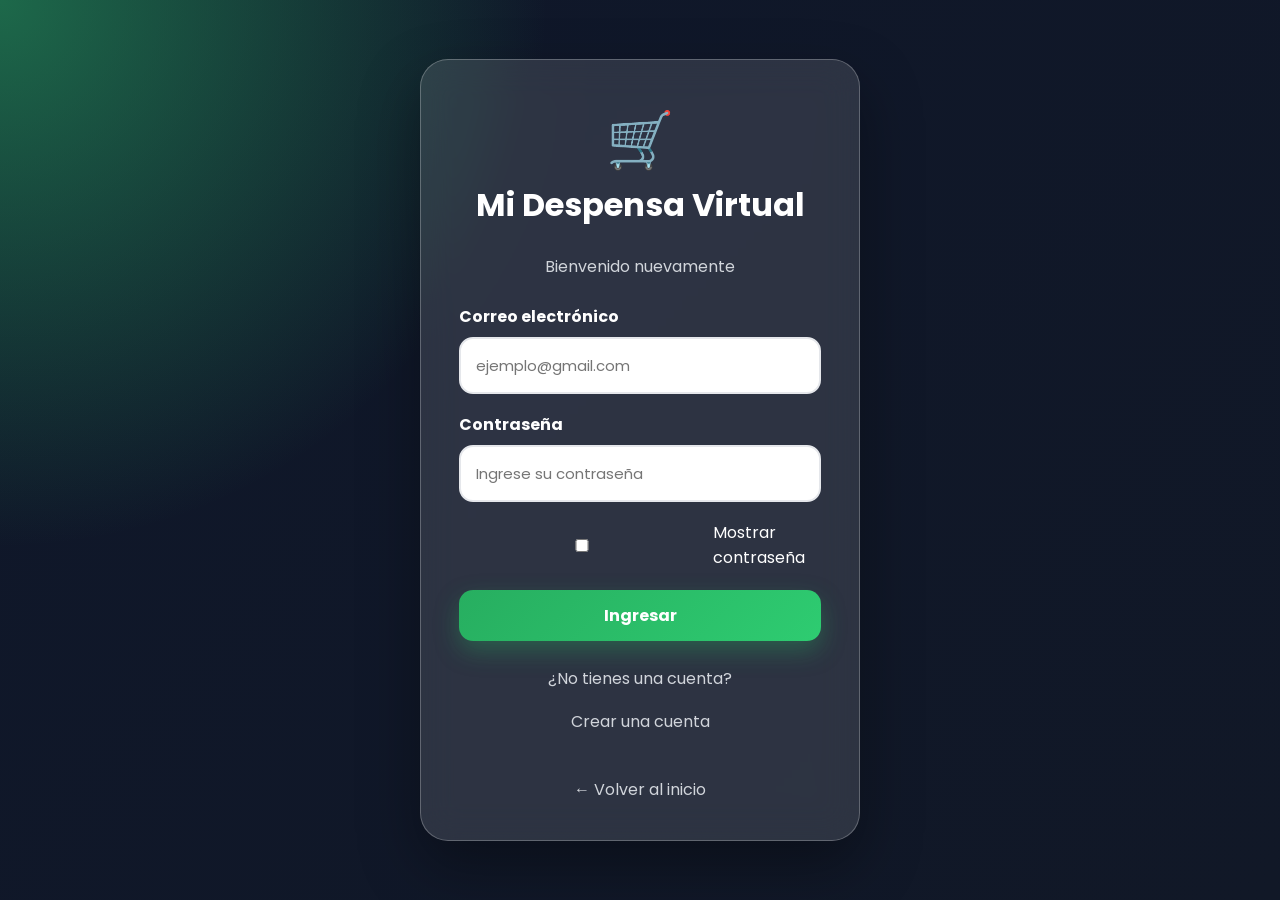
<file: Frontend/admin.html>
<!DOCTYPE html>
<html lang="es">
<head>
    <meta charset="UTF-8">
    <meta name="viewport" content="width=device-width, initial-scale=1.0">
    <title>Panel Administrador</title>
    <link rel="stylesheet" href="css/style.css">
</head>

<body>

<div class="admin-layout">

    <aside class="sidebar">
        <h2>🛒 Admin</h2>
        <a href="admin.html">Dashboard</a>
        <a href="productos.html">Ver tienda</a>
        <a href="pedidos.html">Pedidos</a>
        <a href="index.html">Inicio</a>
        <a href="login.html">Cerrar sesión</a>
    </aside>

    <main class="admin-main">

        <h1>Panel Administrativo</h1>
        <p>Gestiona los productos de Mi Despensa Virtual.</p>

        <br>

        <section class="stats">
            <div class="card">
                <h3>📦 Productos</h3>
                <h1 id="totalProductos">0</h1>
                <p>Productos registrados.</p>
            </div>

            <div class="card">
                <h3>💰 Inventario</h3>
                <h1 id="valorInventario">$0.00</h1>
                <p>Valor estimado.</p>
            </div>
        </section>

        <br><br>

        <section class="card">

            <h2 id="tituloFormulario">➕ Nuevo Producto</h2>

            <form id="formProducto">

                <input type="hidden" id="id_producto">

                <div class="form-group">
                    <label>Nombre</label>
                    <input class="form-control" id="nombre" required>
                </div>

                <div class="form-group">
                    <label>Descripción</label>
                    <textarea class="form-control" id="descripcion" required></textarea>
                </div>

                <div class="form-group">
                    <label>Precio</label>
                    <input class="form-control" type="number" step="0.01" id="precio" required>
                </div>

                <div class="form-group">
                    <label>Stock</label>
                    <input class="form-control" type="number" id="stock" required>
                </div>

                <div class="form-group">
                    <label>Categoría</label>
                    <input class="form-control" type="number" id="id_categoria" placeholder="Ej: 1, 2, 3..." required>
                </div>

                <div class="form-group">
                    <label>Imagen URL</label>
                    <input class="form-control" id="imagen" placeholder="https://...">
                </div>

                <div class="form-group">
                    <label>Estado</label>
                    <select class="form-control" id="estado">
                        <option value="Disponible">Disponible</option>
                        <option value="Agotado">Agotado</option>
                    </select>
                </div>

                <button class="btn" type="submit">Guardar Producto</button>
                <button class="btn btn-warning" type="button" onclick="limpiarFormulario()">Cancelar</button>

            </form>

        </section>

        <br><br>

        <section class="card">

            <h2>📋 Lista de Productos</h2>

            <div class="buscador">
                <input type="text" id="buscarAdmin" placeholder="Buscar producto...">
            </div>

            <br>

            <div id="tablaProductos"></div>

        </section>

    </main>

</div>

<script src="js/protegerAdmin.js"></script>
<script src="js/admin-productos.js"></script>
<script src="js/admin.js"></script>

</body>
</html>
</file>
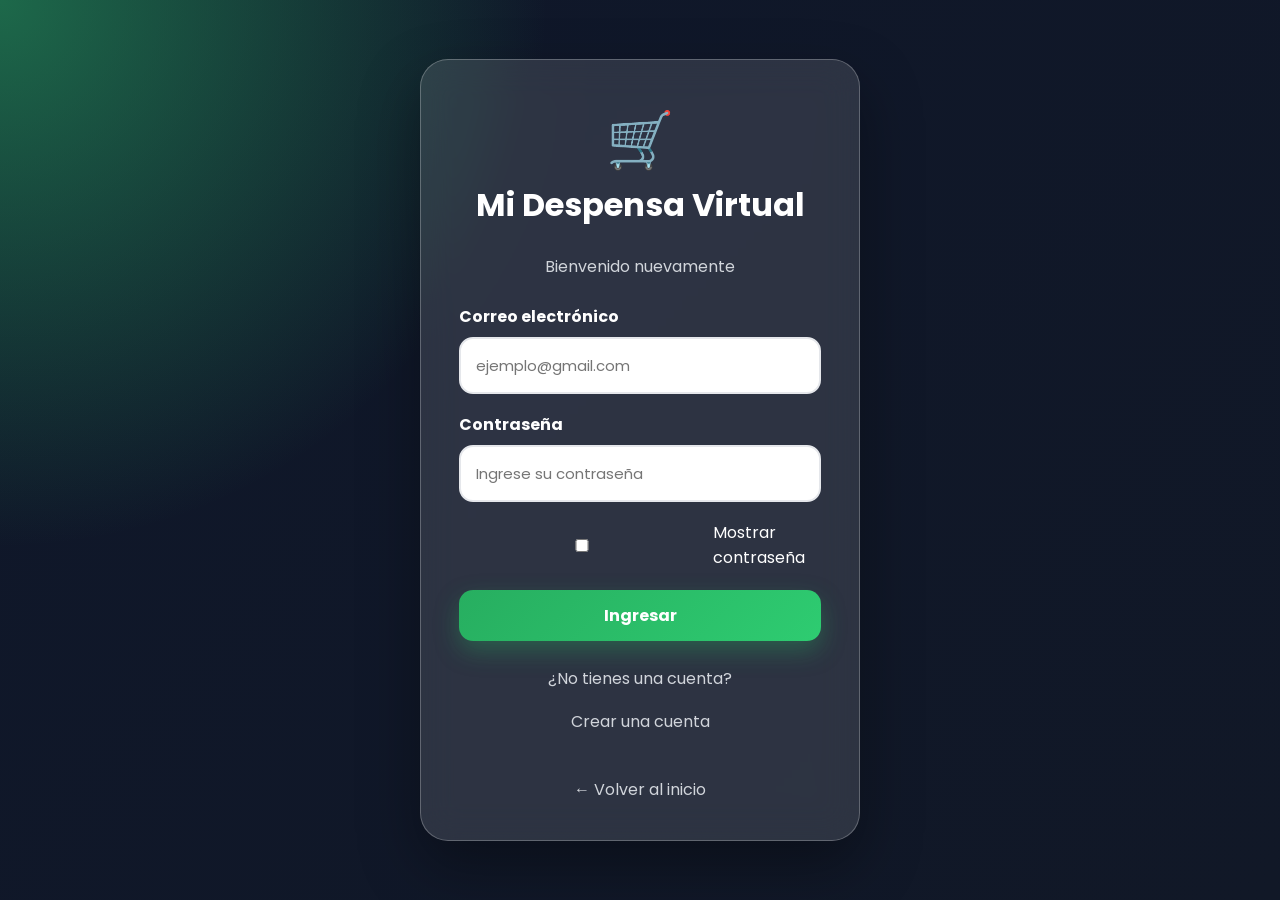
<file: Frontend/carrito.html>
<!DOCTYPE html>
<html lang="es">

<head>
    <meta charset="UTF-8">
    <meta name="viewport" content="width=device-width, initial-scale=1.0">
    <title>Carrito de Compras | Mi Despensa Virtual</title>
    <link rel="stylesheet" href="css/style.css">
</head>

<body>

<nav class="navbar">
    <div class="logo">🛒 Mi Despensa Virtual</div>

    <div class="menu">
        <a href="index.html">Inicio</a>
        <a href="productos.html">Productos</a>
        <a href="pedidos.html">Pedidos</a>
        <a href="perfil.html">Perfil</a>
    </div>
</nav>

<section class="container">
    <h1>Mi carrito</h1>
    <p>Revisa tus productos antes de confirmar la compra.</p>
</section>

<section class="container">

    <div
        id="carritoVacio"
        class="card"
        style="display:none;text-align:center;"
    >
        <h2>🛒 Tu carrito está vacío</h2>
        <p>Agrega productos para continuar con tu compra.</p>

        <br>

        <a href="productos.html" class="btn">
            Ver productos
        </a>
    </div>

    <div id="carritoContenido">

        <div style="overflow-x:auto;">
            <table>
                <thead>
                    <tr>
                        <th>Producto</th>
                        <th>Precio</th>
                        <th>Cantidad</th>
                        <th>Subtotal</th>
                        <th>Acciones</th>
                    </tr>
                </thead>

                <tbody id="tablaCarrito"></tbody>
            </table>
        </div>

        <br>

        <div class="card oferta">
            <div>
                <h2>Total a pagar</h2>

                <p>
                    Confirma tu pedido para elegir un método de pago
                    y generar tu factura.
                </p>
            </div>

            <h1 id="totalCarrito">$0.00</h1>
        </div>

        <br>

        <div
            style="
                display:flex;
                gap:15px;
                justify-content:flex-end;
                flex-wrap:wrap;
            "
        >
            <a href="productos.html" class="btn btn-primary">
                Seguir comprando
            </a>

            <button
                type="button"
                class="btn btn-danger"
                onclick="vaciarCarrito()"
            >
                Vaciar carrito
            </button>

            <button
                type="button"
                class="btn"
                onclick="abrirModalPago()"
            >
                Confirmar compra
            </button>
        </div>

    </div>

</section>

<!-- MODAL DE MÉTODOS DE PAGO -->

<div
    id="modalPago"
    class="modal-pago"
    style="
        display:none;
        position:fixed;
        inset:0;
        width:100%;
        height:100%;
        background:rgba(15,23,42,0.82);
        align-items:center;
        justify-content:center;
        padding:20px;
        z-index:99999;
        overflow-y:auto;
        backdrop-filter:blur(6px);
    "
>
    <div
        class="modal-contenido"
        style="
            width:100%;
            max-width:560px;
            max-height:90vh;
            overflow-y:auto;
            background:white;
            padding:30px;
            border-radius:24px;
            box-shadow:0 25px 60px rgba(0,0,0,0.35);
            margin:auto;
        "
    >
        <h2 style="text-align:center;margin-bottom:10px;">
            Selecciona el método de pago
        </h2>

        <p style="text-align:center;">
            Elige cómo deseas pagar tu pedido.
        </p>

        <br>

        <div class="metodo-pago">
            <input
                type="radio"
                name="metodoPago"
                id="contraEntrega"
                value="Contra entrega"
                checked
            >

            <label for="contraEntrega">
                💵 Pago contra entrega
            </label>
        </div>

        <div class="metodo-pago">
            <input
                type="radio"
                name="metodoPago"
                id="transferencia"
                value="Transferencia bancaria"
            >

            <label for="transferencia">
                🏦 Transferencia bancaria
            </label>
        </div>

        <div class="metodo-pago">
            <input
                type="radio"
                name="metodoPago"
                id="tarjeta"
                value="Tarjeta simulada"
            >

            <label for="tarjeta">
                💳 Tarjeta de crédito o débito
            </label>
        </div>

        <!-- DATOS DE TRANSFERENCIA -->

        <div
            id="datosTransferencia"
            class="card"
            style="display:none;margin-top:18px;"
        >
            <h3>🏦 Datos para la transferencia bancaria</h3>

            <p>
                <strong>Banco:</strong>
                Banco Bolivariano
            </p>

            <p>
                <strong>Tipo de cuenta:</strong>
                Cuenta de Ahorros
            </p>

            <p>
                <strong>Número de cuenta:</strong>
                0941934562
            </p>

            <p>
                <strong>Titular:</strong>
                Jarck Washington Rios Figueroa
            </p>

            <p>
                <strong>Identificación:</strong>
                0953172368
            </p>

            <hr style="margin:15px 0;">

            <p>
                Después de realizar la transferencia,
                conserva el comprobante de pago.
            </p>
        </div>

        <!-- DATOS DE TARJETA SIMULADA -->

        <div
            id="datosTarjeta"
            style="display:none;margin-top:18px;"
        >
            <div class="form-group">
                <label for="numeroTarjeta">
                    Número de tarjeta
                </label>

                <input
                    class="form-control"
                    type="text"
                    id="numeroTarjeta"
                    inputmode="numeric"
                    maxlength="19"
                    placeholder="0000 0000 0000 0000"
                    autocomplete="cc-number"
                >
            </div>

            <div class="form-group">
                <label for="titularTarjeta">
                    Nombre del titular
                </label>

                <input
                    class="form-control"
                    type="text"
                    id="titularTarjeta"
                    placeholder="Nombre completo"
                    autocomplete="cc-name"
                >
            </div>

            <div
                style="
                    display:flex;
                    gap:12px;
                    flex-wrap:wrap;
                "
            >
                <div
                    class="form-group"
                    style="flex:1;min-width:150px;"
                >
                    <label for="vencimientoTarjeta">
                        Vencimiento
                    </label>

                    <input
                        class="form-control"
                        type="text"
                        id="vencimientoTarjeta"
                        inputmode="numeric"
                        maxlength="5"
                        placeholder="MM/AA"
                        autocomplete="cc-exp"
                    >
                </div>

                <div
                    class="form-group"
                    style="flex:1;min-width:150px;"
                >
                    <label for="cvvTarjeta">
                        CVV
                    </label>

                    <input
                        class="form-control"
                        type="password"
                        id="cvvTarjeta"
                        inputmode="numeric"
                        maxlength="4"
                        placeholder="123"
                        autocomplete="cc-csc"
                    >
                </div>
            </div>

            <p style="font-size:13px;margin-top:10px;">
                Este formulario es una simulación académica.
                No procesa pagos reales ni almacena datos bancarios.
            </p>
        </div>

        <div
            style="
                display:flex;
                gap:12px;
                margin-top:24px;
                flex-wrap:wrap;
            "
        >
            <button
                type="button"
                class="btn"
                onclick="procesarPago()"
            >
                Finalizar compra
            </button>

            <button
                type="button"
                class="btn btn-danger"
                onclick="cerrarModalPago()"
            >
                Cancelar
            </button>
        </div>
    </div>
</div>

<footer>
    <p>© 2026 Mi Despensa Virtual</p>
</footer>

<script src="services/api.js"></script>
<script src="js/carrito.js"></script>

</body>

</html>
</file>
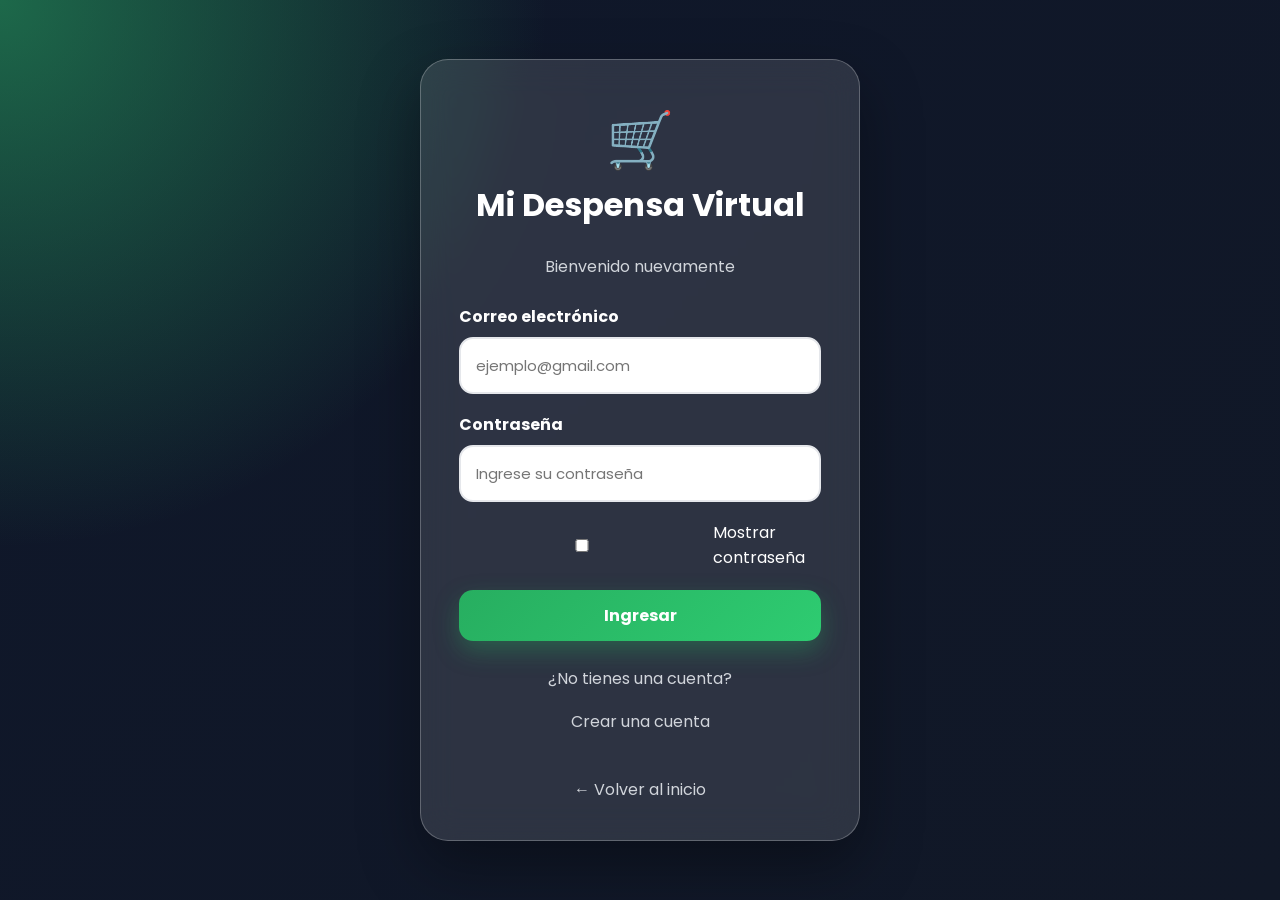
<file: Frontend/login.html>
<!DOCTYPE html>
<html lang="es">

<head>
    <meta charset="UTF-8">
    <meta name="viewport" content="width=device-width, initial-scale=1.0">
    <title>Iniciar Sesión</title>
    <link rel="stylesheet" href="css/style.css">
</head>

<body class="auth-page">

<div class="auth-card">

    <div style="text-align:center;margin-bottom:25px;">
        <h1 style="font-size:55px;">🛒</h1>
        <h2>Mi Despensa Virtual</h2>
        <p>Bienvenido nuevamente</p>
    </div>

    <form id="loginForm">

        <div class="form-group">
            <label>Correo electrónico</label>
            <input class="form-control" type="email" id="correo" placeholder="ejemplo@gmail.com" required>
        </div>

        <div class="form-group">
            <label>Contraseña</label>
            <input class="form-control" type="password" id="password" placeholder="Ingrese su contraseña" required>
        </div>

        <label style="display:flex;align-items:center;gap:8px;color:white;margin-bottom:20px;">
            <input type="checkbox" id="mostrarPassword">
            Mostrar contraseña
        </label>

        <p id="mensaje" style="text-align:center;margin-bottom:15px;"></p>

        <button class="btn" style="width:100%;" type="submit">
            Ingresar
        </button>

    </form>

    <div style="text-align:center;margin-top:25px;">
        <p>¿No tienes una cuenta?</p>
        <a href="registro.html">Crear una cuenta</a>
        <br>
        <a href="index.html">← Volver al inicio</a>
    </div>

</div>

<script src="services/api.js"></script>
<script src="js/login.js"></script>

</body>

</html>
</file>
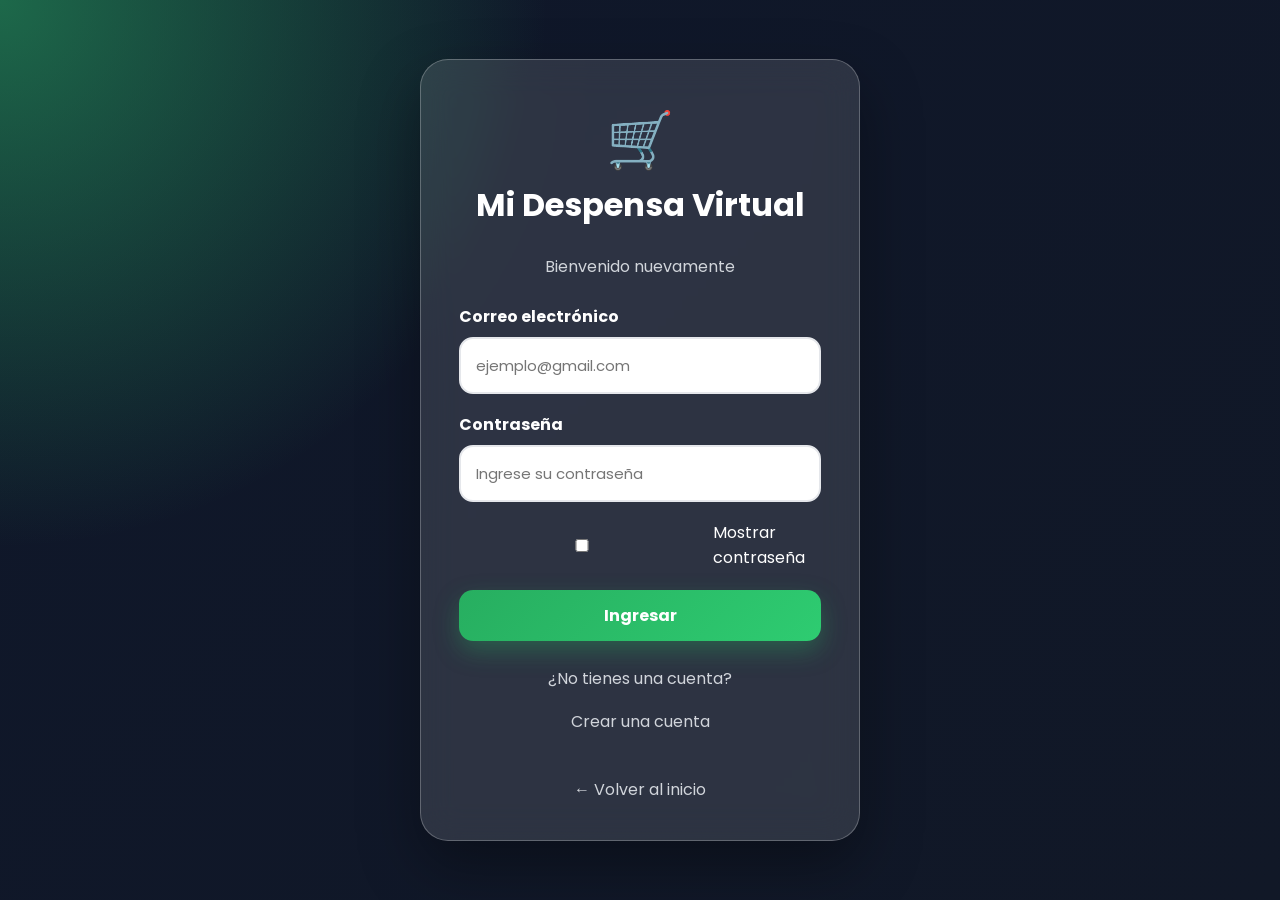
<file: Frontend/pedidos.html>
<!DOCTYPE html>
<html lang="es">
<head>
    <meta charset="UTF-8">
    <meta name="viewport" content="width=device-width, initial-scale=1.0">
    <title>Mis Pedidos</title>
    <link rel="stylesheet" href="css/style.css">
</head>

<body>

<nav class="navbar">
    <div class="logo">🛒 Mi Despensa Virtual</div>
    <div class="menu">
        <a href="index.html">Inicio</a>
        <a href="productos.html">Productos</a>
        <a href="carrito.html">Carrito</a>
        <a href="perfil.html">Perfil</a>
    </div>
</nav>

<section class="container">
    <h1>Mis pedidos</h1>
    <p>Aquí puedes revisar el historial de tus compras.</p>
</section>

<section class="container">

    <div id="sinPedidos" class="card" style="display:none;text-align:center;">
        <h2>📦 No tienes pedidos</h2>
        <p>Cuando confirmes una compra aparecerá aquí.</p>
        <br>
        <a href="productos.html" class="btn">Comprar productos</a>
    </div>

    <div id="listaPedidos"></div>

</section>

<footer>
    <p>© 2026 Mi Despensa Virtual</p>
</footer>
<script src="services/api.js"></script>
<script src="js/pedidos.js"></script>

</body>
</html>
</file>
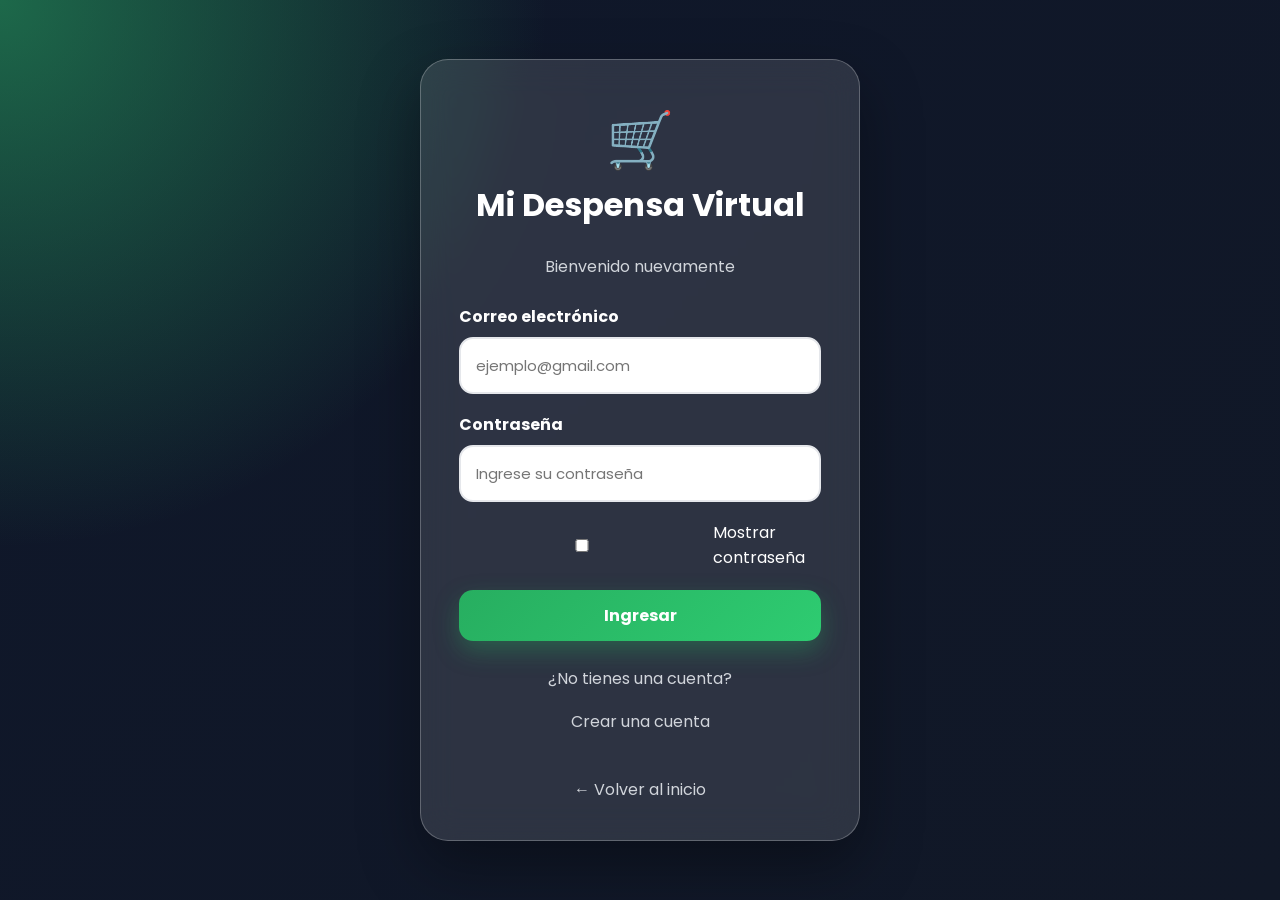
<file: Frontend/perfil.html>
<!DOCTYPE html>
<html lang="es">

<head>
    <meta charset="UTF-8">
    <meta name="viewport" content="width=device-width, initial-scale=1.0">
    <title>Mi Perfil | Mi Despensa Virtual</title>

    <link rel="stylesheet" href="css/style.css">
</head>

<body>

<nav class="navbar">

    <div class="logo">🛒 Mi Despensa Virtual</div>

    <div class="menu">
        <a href="index.html">Inicio</a>
        <a href="productos.html">Productos</a>
        <a href="carrito.html">Carrito</a>
        <a href="pedidos.html">Pedidos</a>
        <a href="perfil.html">Mi Perfil</a>
    </div>

</nav>

<section class="container">

    <div class="card perfil-card">

        <img
            src="https://cdn-icons-png.flaticon.com/512/3135/3135715.png"
            alt="Foto de perfil"
            class="perfil-imagen">

        <h1>Mi Perfil</h1>

        <p>Información de tu cuenta.</p>

        <br>

        <div class="perfil-datos">

            <div class="card">
                <strong>Nombre</strong>
                <span id="nombreUsuario">Cargando...</span>
            </div>

            <div class="card">
                <strong>Correo electrónico</strong>
                <span id="correoUsuario">Cargando...</span>
            </div>

            <div class="card">
                <strong>Teléfono</strong>
                <span id="telefonoUsuario">Cargando...</span>
            </div>

            <div class="card">
                <strong>Dirección</strong>
                <span id="direccionUsuario">Cargando...</span>
            </div>

        </div>

        <br>

        <div style="display:flex;justify-content:center;gap:15px;flex-wrap:wrap;">

            <button class="btn btn-primary" onclick="editarPerfil()">
                ✏️ Editar perfil
            </button>

            <button class="btn btn-danger" onclick="cerrarSesion()">
                🚪 Cerrar sesión
            </button>

        </div>

    </div>

</section>

<footer>

    <p>© 2026 Mi Despensa Virtual | Todos los derechos reservados.</p>

</footer>

<script src="js/perfil.js"></script>

</body>

</html>
</file>
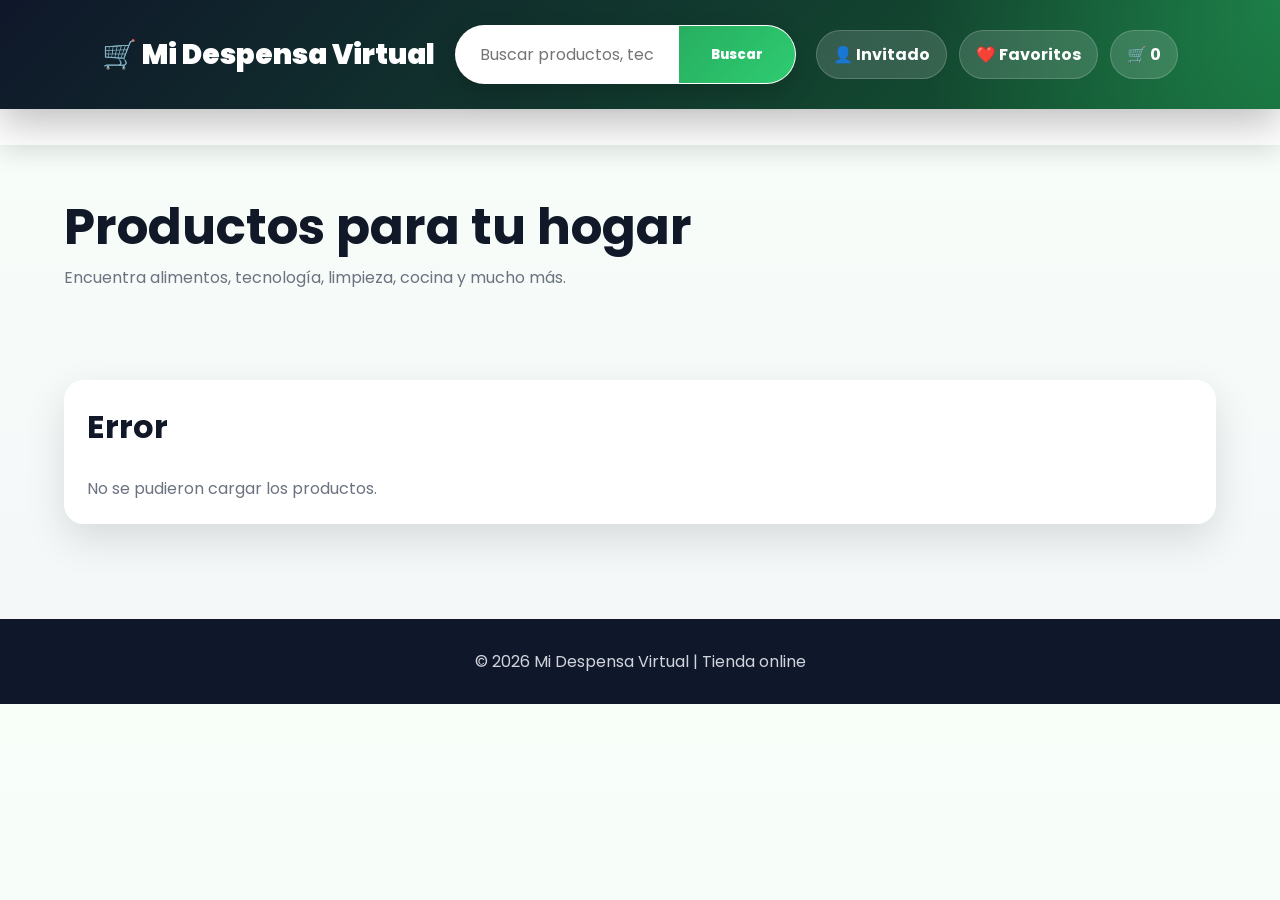
<file: Frontend/productos.html>
<!DOCTYPE html>
<html lang="es">

<head>
    <meta charset="UTF-8">
    <meta name="viewport" content="width=device-width, initial-scale=1.0">
    <title>Productos | Mi Despensa Virtual</title>
    <link rel="stylesheet" href="css/style.css">
</head>

<body>

<header class="shop-header">

    <div class="logo">🛒 Mi Despensa Virtual</div>

    <div class="shop-search">
        <input type="text" id="buscarProducto" placeholder="Buscar productos, tecnología, frutas, limpieza...">
        <button>Buscar</button>
    </div>

    <div class="shop-actions">
        <span id="usuarioNombre">👤 Invitado</span>
        <span>❤️ Favoritos</span>
        <span id="contadorCarrito">🛒 0</span>
    </div>

</header>

<nav class="category-bar" id="categorias"></nav>

<section class="container">

    <h1>Productos para tu hogar</h1>
    <p>Encuentra alimentos, tecnología, limpieza, cocina y mucho más.</p>

</section>

<section class="container">

    <div class="productos" id="contenedorProductos"></div>

</section>

<footer>
    <p>© 2026 Mi Despensa Virtual | Tienda online</p>
</footer>

<script src="services/api.js"></script>
<script src="js/productos.js"></script>

</body>

</html>
</file>
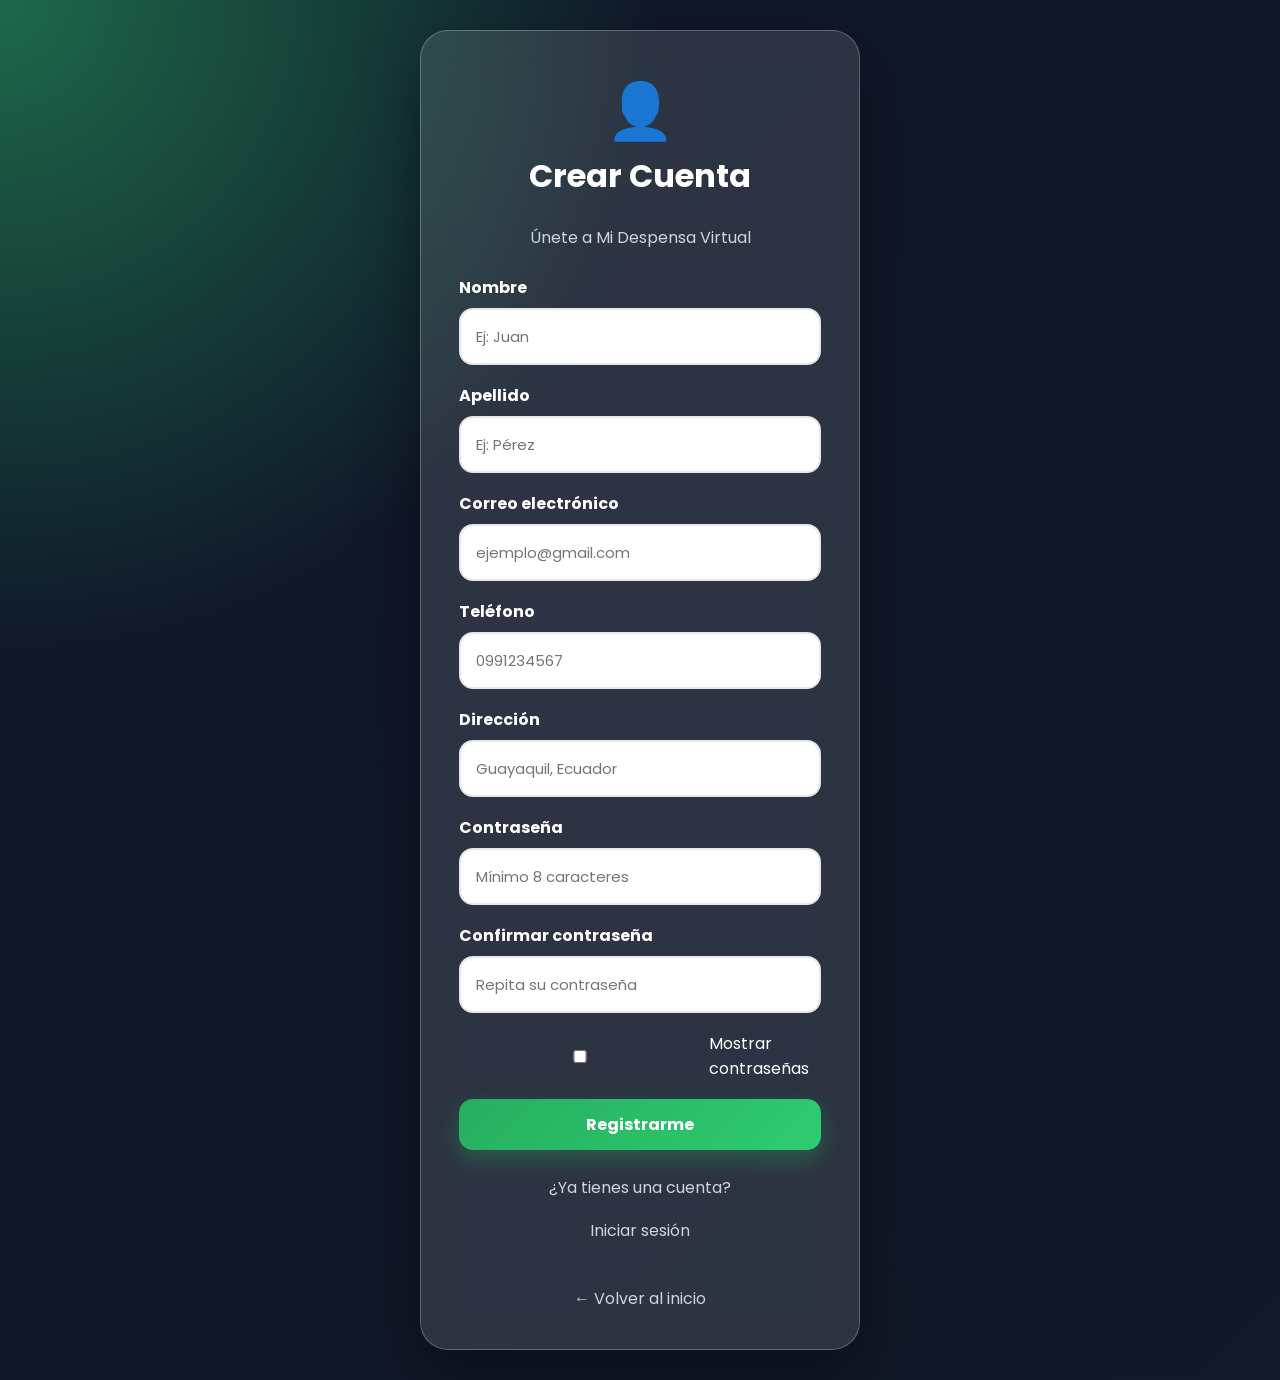
<file: Frontend/registro.html>
<!DOCTYPE html>
<html lang="es">

<head>
    <meta charset="UTF-8">
    <meta name="viewport" content="width=device-width, initial-scale=1.0">
    <title>Registro de Usuario</title>
    <link rel="stylesheet" href="css/style.css">
</head>

<body class="auth-page">

<div class="auth-card">

    <div style="text-align:center;margin-bottom:25px;">
        <h1 style="font-size:55px;">👤</h1>
        <h2>Crear Cuenta</h2>
        <p>Únete a Mi Despensa Virtual</p>
    </div>

    <form id="registroForm">

        <div class="form-group">
            <label>Nombre</label>
            <input class="form-control" type="text" id="nombre" placeholder="Ej: Juan" required>
        </div>

        <div class="form-group">
            <label>Apellido</label>
            <input class="form-control" type="text" id="apellido" placeholder="Ej: Pérez" required>
        </div>

        <div class="form-group">
            <label>Correo electrónico</label>
            <input class="form-control" type="email" id="correo" placeholder="ejemplo@gmail.com" required>
        </div>

        <div class="form-group">
            <label>Teléfono</label>
            <input class="form-control" type="text" id="telefono" placeholder="0991234567" required>
        </div>

        <div class="form-group">
            <label>Dirección</label>
            <input class="form-control" type="text" id="direccion" placeholder="Guayaquil, Ecuador" required>
        </div>

        <div class="form-group">
            <label>Contraseña</label>
            <input class="form-control" type="password" id="password" placeholder="Mínimo 8 caracteres" required>
        </div>

        <div class="form-group">
            <label>Confirmar contraseña</label>
            <input class="form-control" type="password" id="confirmar" placeholder="Repita su contraseña" required>
        </div>

        <label style="display:flex;align-items:center;gap:8px;color:white;margin-bottom:18px;">
            <input type="checkbox" id="mostrarPassword">
            Mostrar contraseñas
        </label>

        <p id="mensaje" style="text-align:center;margin-bottom:15px;"></p>

        <button class="btn" style="width:100%;" type="submit">
            Registrarme
        </button>

    </form>

    <div style="text-align:center;margin-top:25px;">
        <p>¿Ya tienes una cuenta?</p>
        <a href="login.html">Iniciar sesión</a>
        <br>
        <a href="index.html">← Volver al inicio</a>
    </div>

</div>

<script src="services/api.js"></script>
<script src="js/registro.js"></script>
</body>

</html>
</file>
<file: Frontend/css/style.css>
@import url('https://fonts.googleapis.com/css2?family=Poppins:wght@300;400;500;600;700;800&display=swap');

:root{
    --verde:#27ae60;
    --verde-oscuro:#145a32;
    --verde-claro:#2ecc71;
    --negro:#111827;
    --gris:#f4f6f9;
    --gris-texto:#6b7280;
    --blanco:#ffffff;
    --amarillo:#facc15;
    --rojo:#ef4444;
    --azul:#2563eb;
    --sombra:0 15px 40px rgba(0,0,0,.12);
    --sombra-fuerte:0 22px 55px rgba(0,0,0,.18);
    --radio:20px;
}

/* =========================
   RESET GENERAL
========================= */

*{
    margin:0;
    padding:0;
    box-sizing:border-box;
    font-family:'Poppins',sans-serif;
}

html{
    scroll-behavior:smooth;
}

body{
    background:linear-gradient(180deg,#f8fff9,#f4f6f9);
    color:var(--negro);
}

a{
    text-decoration:none;
}

img{
    max-width:100%;
    display:block;
}

/* =========================
   NAVBAR GENERAL
========================= */

.navbar{
    background:rgba(17,24,39,.95);
    backdrop-filter:blur(12px);
    padding:18px 8%;
    display:flex;
    justify-content:space-between;
    align-items:center;
    position:sticky;
    top:0;
    z-index:999;
    box-shadow:0 8px 30px rgba(0,0,0,.25);
}

.logo{
    color:var(--blanco);
    font-size:28px;
    font-weight:800;
}

.menu{
    display:flex;
    align-items:center;
    gap:22px;
    flex-wrap:wrap;
}

.menu a{
    color:var(--blanco);
    font-weight:600;
    transition:.3s;
}

.menu a:hover{
    color:var(--verde-claro);
}

/* =========================
   CONTENEDORES Y TÍTULOS
========================= */

.container{
    width:90%;
    max-width:1300px;
    margin:auto;
    padding:45px 0;
}

h1{
    font-size:50px;
    color:var(--negro);
}

h2{
    font-size:32px;
    margin-bottom:25px;
    color:var(--negro);
}

h3{
    color:var(--negro);
}

p{
    color:var(--gris-texto);
}

/* =========================
   BOTONES
========================= */

.btn{
    display:inline-block;
    background:linear-gradient(135deg,var(--verde),var(--verde-claro));
    color:white;
    padding:13px 28px;
    border:none;
    border-radius:14px;
    cursor:pointer;
    text-decoration:none;
    font-size:16px;
    font-weight:700;
    transition:.3s;
    box-shadow:0 10px 25px rgba(39,174,96,.35);
}

.btn:hover{
    transform:translateY(-4px) scale(1.03);
    box-shadow:0 18px 35px rgba(39,174,96,.45);
}

.btn-dark{
    background:linear-gradient(135deg,#111827,#374151);
}

.btn-danger{
    background:linear-gradient(135deg,#ef4444,#b91c1c);
}

.btn-warning{
    background:linear-gradient(135deg,#f59e0b,#facc15);
    color:#111;
}

.btn-primary{
    background:linear-gradient(135deg,#2563eb,#38bdf8);
}

/* =========================
   HERO INDEX
========================= */

.hero{
    display:flex;
    align-items:center;
    justify-content:space-between;
    gap:60px;
    min-height:82vh;
}

.hero-text{
    flex:1;
}

.hero-text h1{
    font-size:58px;
    line-height:1.1;
    margin-bottom:22px;
}

.hero-text p{
    font-size:18px;
    color:var(--gris-texto);
    margin-bottom:30px;
    max-width:620px;
}

.hero-img{
    flex:1;
    text-align:center;
}

.hero-img img{
    width:100%;
    max-width:560px;
    border-radius:28px;
    filter:drop-shadow(0 25px 35px rgba(0,0,0,.22));
    animation:flotar 3s ease-in-out infinite;
}

@keyframes flotar{
    0%,100%{transform:translateY(0);}
    50%{transform:translateY(-15px);}
}

/* =========================
   BUSCADOR GENERAL
========================= */

.buscador{
    background:var(--blanco);
    padding:22px;
    border-radius:var(--radio);
    box-shadow:var(--sombra);
    display:flex;
    gap:15px;
    align-items:center;
    border:1px solid rgba(39,174,96,.15);
}

.buscador input{
    flex:1;
    padding:16px;
    border:2px solid #e5e7eb;
    border-radius:14px;
    font-size:16px;
    outline:none;
    transition:.3s;
}

.buscador input:focus{
    border-color:var(--verde);
    box-shadow:0 0 0 4px rgba(39,174,96,.12);
}

/* =========================
   GRID, CARDS Y PRODUCTOS
========================= */

.productos{
    display:grid;
    grid-template-columns:repeat(auto-fit,minmax(250px,1fr));
    gap:30px;
}

.card{
    background:rgba(255,255,255,.92);
    backdrop-filter:blur(10px);
    border-radius:var(--radio);
    padding:22px;
    box-shadow:var(--sombra);
    transition:.35s;
    border:1px solid rgba(255,255,255,.7);
}

.card:hover{
    transform:translateY(-10px);
    box-shadow:var(--sombra-fuerte);
}

.card img{
    width:100%;
    height:185px;
    object-fit:cover;
    border-radius:16px;
    margin-bottom:15px;
}

.producto{
    background:var(--blanco);
    border-radius:24px;
    overflow:hidden;
    box-shadow:var(--sombra);
    transition:.35s;
    position:relative;
}

.producto:hover{
    transform:translateY(-10px);
    box-shadow:var(--sombra-fuerte);
}

.producto img{
    width:100%;
    height:260px;
    object-fit:cover;
    transition:.35s;
    background:#edf7ef;
}

.producto:hover img{
    transform:scale(1.06);
}

.producto-body{
    padding:22px;
}

.precio{
    color:var(--verde);
    font-size:30px;
    font-weight:800;
    margin:10px 0;
}

.stock{
    color:var(--verde-oscuro);
    font-weight:700;
}

.badge{
    display:inline-block;
    padding:8px 14px;
    border-radius:999px;
    font-size:13px;
    font-weight:700;
    color:white;
}

.success{
    background:var(--verde);
}

.warning{
    background:#f59e0b;
}

.danger{
    background:var(--rojo);
}

/* =========================
   OFERTAS
========================= */

.oferta{
    background:
        radial-gradient(circle at right,#2ecc71 0%,transparent 35%),
        linear-gradient(135deg,#0f172a,#145a32);
    color:white;
    display:flex;
    justify-content:space-between;
    align-items:center;
    gap:30px;
    padding:45px;
    overflow:hidden;
    position:relative;
}

.oferta h2,
.oferta h1{
    color:white;
}

.oferta h1{
    font-size:70px;
    font-weight:900;
    text-shadow:0 10px 30px rgba(0,0,0,.35);
}

.oferta p{
    color:#e5e7eb;
    font-size:17px;
}

/* =========================
   FORMULARIOS LOGIN / REGISTRO
========================= */

.form{
    width:100%;
    max-width:460px;
    margin:auto;
    background:white;
    padding:38px;
    border-radius:24px;
    box-shadow:var(--sombra);
}

.form h2{
    text-align:center;
    margin-bottom:25px;
}

.form-group{
    margin-bottom:18px;
}

.form-group label{
    display:block;
    margin-bottom:8px;
    font-weight:700;
}

.form-control,
input,
select,
textarea{
    width:100%;
    padding:15px;
    border:2px solid #e5e7eb;
    border-radius:14px;
    font-size:15px;
    outline:none;
    transition:.3s;
}

.form-control:focus,
input:focus,
select:focus,
textarea:focus{
    border-color:var(--verde);
    box-shadow:0 0 0 4px rgba(39,174,96,.12);
}

.auth-page{
    min-height:100vh;
    display:flex;
    align-items:center;
    justify-content:center;
    background:
        radial-gradient(circle at top left,rgba(46,204,113,.45),transparent 35%),
        linear-gradient(135deg,#0f172a,#111827);
    padding:30px;
}

.auth-card{
    width:100%;
    max-width:440px;
    background:rgba(255,255,255,.12);
    border:1px solid rgba(255,255,255,.25);
    backdrop-filter:blur(18px);
    padding:38px;
    border-radius:28px;
    box-shadow:0 25px 60px rgba(0,0,0,.35);
    color:white;
    animation:aparecer .8s ease;
}

.auth-card h2{
    color:white;
    text-align:center;
    margin-bottom:25px;
}

.auth-card p,
.auth-card a{
    color:#d1d5db;
    text-align:center;
}

.auth-card a{
    display:block;
    margin-top:18px;
}

.auth-card a:hover{
    color:var(--verde-claro);
}

/* =========================
   TABLAS
========================= */

table{
    width:100%;
    border-collapse:collapse;
    background:white;
    border-radius:20px;
    overflow:hidden;
    box-shadow:var(--sombra);
}

thead{
    background:linear-gradient(135deg,var(--verde-oscuro),var(--verde));
    color:white;
}

th,
td{
    padding:17px;
    text-align:center;
    border-bottom:1px solid #eef2f7;
}

/* =========================
   TIENDA PRO PRODUCTOS
========================= */

.shop-header{
    background:
        radial-gradient(circle at top right,rgba(46,204,113,.35),transparent 28%),
        linear-gradient(135deg,#0f172a,#145a32);
    color:white;
    padding:25px 8%;
    display:flex;
    align-items:center;
    justify-content:space-between;
    gap:20px;
    flex-wrap:wrap;
    box-shadow:0 15px 40px rgba(0,0,0,.25);
    position:sticky;
    top:0;
    z-index:999;
}

.shop-header .logo{
    color:white;
    font-size:28px;
    font-weight:900;
}

.shop-search{
    flex:1;
    max-width:650px;
    display:flex;
    background:white;
    border-radius:999px;
    overflow:hidden;
    box-shadow:0 10px 25px rgba(0,0,0,.18);
    border:1px solid rgba(255,255,255,.3);
}

.shop-search input{
    flex:1;
    border:none !important;
    outline:none;
    padding:16px 24px;
    font-size:16px;
    box-shadow:none !important;
}

.shop-search button{
    border:none;
    background:linear-gradient(135deg,var(--verde),var(--verde-claro));
    color:white;
    padding:0 32px;
    font-weight:800;
    cursor:pointer;
    transition:.3s;
}

.shop-search button:hover{
    filter:brightness(1.08);
}

.shop-actions{
    display:flex;
    align-items:center;
    gap:12px;
    flex-wrap:wrap;
}

.shop-actions span{
    background:rgba(255,255,255,.15);
    color:white;
    padding:11px 16px;
    border-radius:999px;
    font-weight:700;
    cursor:pointer;
    backdrop-filter:blur(10px);
    border:1px solid rgba(255,255,255,.18);
    transition:.3s;
}

.shop-actions span:hover{
    background:rgba(255,255,255,.25);
    transform:translateY(-2px);
}

.category-bar{
    width:90%;
    max-width:1300px;
    margin:25px auto 10px;
    display:flex;
    gap:12px;
    overflow-x:auto;
    padding:10px 0 18px;
    scrollbar-width:thin;
}

.category-btn{
    border:none !important;
    background:white !important;
    color:#111827 !important;
    padding:12px 22px !important;
    border-radius:999px !important;
    box-shadow:0 8px 20px rgba(0,0,0,.12);
    font-weight:800;
    cursor:pointer;
    white-space:nowrap;
    transition:.3s;
}

.category-btn:hover,
.category-btn.active{
    background:linear-gradient(135deg,var(--verde),var(--verde-claro)) !important;
    color:white !important;
    transform:translateY(-3px);
}

.producto-top{
    position:relative;
    overflow:hidden;
}

.product-badge{
    position:absolute;
    top:15px;
    left:15px;
    background:var(--amarillo);
    color:#111;
    padding:8px 14px;
    border-radius:30px;
    font-weight:900;
    font-size:13px;
    z-index:5;
    box-shadow:0 8px 20px rgba(0,0,0,.18);
}

.rating{
    color:#f59e0b;
    margin:8px 0;
    letter-spacing:1px;
}

.product-footer{
    display:flex;
    justify-content:space-between;
    align-items:center;
    gap:10px;
}

.product-footer .btn{
    flex:1;
    text-align:center;
}

.fav-btn{
    border:none;
    background:#fee2e2;
    color:#ef4444;
    width:48px;
    height:48px;
    min-width:48px;
    border-radius:50%;
    font-size:20px;
    cursor:pointer;
    transition:.3s;
}

.fav-btn:hover{
    transform:scale(1.12);
    background:#fecaca;
}

/* =========================
   ADMIN
========================= */

.admin-layout{
    display:flex;
    min-height:100vh;
}

.sidebar{
    width:260px;
    background:#0f172a;
    color:white;
    padding:25px;
    position:fixed;
    height:100vh;
}

.sidebar h2{
    color:white;
    font-size:24px;
    margin-bottom:30px;
}

.sidebar a{
    display:block;
    color:#d1d5db;
    text-decoration:none;
    padding:13px;
    border-radius:12px;
    margin-bottom:8px;
    transition:.3s;
}

.sidebar a:hover{
    background:var(--verde);
    color:white;
}

.admin-main{
    margin-left:260px;
    padding:30px;
    width:calc(100% - 260px);
}

.stats{
    display:grid;
    grid-template-columns:repeat(auto-fit,minmax(220px,1fr));
    gap:22px;
}

/* =========================
   FOOTER
========================= */

footer{
    background:#0f172a;
    color:white;
    text-align:center;
    padding:30px;
    margin-top:50px;
}

footer p{
    color:#d1d5db;
}

/* =========================
   ANIMACIONES
========================= */

@keyframes aparecer{
    from{
        opacity:0;
        transform:translateY(35px);
    }
    to{
        opacity:1;
        transform:translateY(0);
    }
}

.animar{
    animation:aparecer .8s ease;
}

/* =========================
   RESPONSIVE
========================= */

@media(max-width:900px){

    .navbar{
        flex-direction:column;
        gap:18px;
        padding:18px;
    }

    .menu{
        justify-content:center;
    }

    .hero{
        flex-direction:column;
        text-align:center;
        min-height:auto;
        padding-top:40px;
    }

    .hero-text h1{
        font-size:38px;
    }

    .buscador{
        flex-direction:column;
    }

    .oferta{
        flex-direction:column;
        text-align:center;
    }

    .oferta h1{
        font-size:44px;
    }

    .sidebar{
        position:relative;
        width:100%;
        height:auto;
    }

    .admin-layout{
        flex-direction:column;
    }

    .admin-main{
        margin-left:0;
        width:100%;
    }

    .shop-header{
        text-align:center;
        justify-content:center;
    }

    .shop-search{
        width:100%;
        max-width:100%;
    }

    .shop-actions{
        width:100%;
        justify-content:center;
    }
}

@media(max-width:600px){

    h1{
        font-size:34px;
    }

    h2{
        font-size:26px;
    }

    .container{
        width:92%;
        padding:30px 0;
    }

    .productos{
        grid-template-columns:1fr;
    }

    .auth-card{
        padding:28px;
    }

    .shop-search{
        flex-direction:column;
        border-radius:24px;
    }

    .shop-search button{
        padding:14px;
    }

    table{
        font-size:13px;
    }

    th,
    td{
        padding:10px;
    }
}

/* =====================================================
   CORRECCIÓN FINAL: BARRA DE CATEGORÍAS Y PRODUCTOS
   ===================================================== */

.category-bar {
    width: 100%;
    max-width: none;
    margin: 0;
    padding: 18px 7%;
    display: flex !important;
    gap: 12px;
    overflow-x: auto;
    background: #ffffff;
    box-shadow: 0 10px 25px rgba(0,0,0,.08);
    position: sticky;
    top: 92px;
    z-index: 500;
}

.category-bar::-webkit-scrollbar {
    height: 8px;
}

.category-bar::-webkit-scrollbar-thumb {
    background: #27ae60;
    border-radius: 999px;
}

.category-btn {
    border: none !important;
    padding: 11px 20px !important;
    border-radius: 999px !important;
    background: #eef7f1 !important;
    color: #111827 !important;
    font-weight: 800;
    cursor: pointer;
    white-space: nowrap;
    box-shadow: 0 6px 15px rgba(0,0,0,.10);
    transition: .3s;
}

.category-btn:hover,
.category-btn.active {
    background: linear-gradient(135deg, #27ae60, #2ecc71) !important;
    color: white !important;
    transform: translateY(-2px);
}

.producto-top {
    width: 100%;
    height: 260px;
    background: #f8fafc;
    display: flex;
    align-items: center;
    justify-content: center;
    overflow: hidden;
}

.producto-top img,
.producto img {
    width: 100%;
    height: 260px;
    object-fit: contain;
    background: #ffffff;
    padding: 10px;
}

.producto:hover img {
    transform: scale(1.03);
}

.producto-body {
    min-height: 270px;
    display: flex;
    flex-direction: column;
}

.producto-body .btn {
    margin-top: auto;
    text-align: center;
}

@media(max-width:900px) {
    .category-bar {
        top: 150px;
        padding: 14px 5%;
    }
}

@media(max-width:600px) {
    .category-bar {
        top: 180px;
        padding: 12px 4%;
    }

    .producto-top,
    .producto-top img,
    .producto img {
        height: 230px;
    }
}

/* =====================================================
   MODAL DE MÉTODOS DE PAGO
   ===================================================== */

.modal-pago {
    position: fixed !important;
    inset: 0 !important;
    width: 100%;
    height: 100%;
    background: rgba(15, 23, 42, 0.78);
    align-items: center;
    justify-content: center;
    padding: 20px;
    z-index: 9999 !important;
    backdrop-filter: blur(6px);
    overflow-y: auto;
}


/* El modal permanece oculto con style="display:none" en carrito.html.
   carrito.js lo cambia a display:flex al presionar Confirmar compra. */
.modal-contenido {
    width: 100%;
    max-width: 560px;
    max-height: 90vh;
    overflow-y: auto;
    background: var(--blanco);
    padding: 32px;
    border-radius: 26px;
    box-shadow: 0 30px 70px rgba(0, 0, 0, 0.35);
    animation: aparecer .35s ease;
}

.modal-contenido h2 {
    margin-bottom: 10px;
    text-align: center;
}

.modal-contenido > p {
    text-align: center;
    margin-bottom: 10px;
}

.metodo-pago {
    display: flex;
    align-items: center;
    gap: 14px;
    padding: 16px;
    margin-bottom: 12px;
    background: #f8fafc;
    border: 2px solid #e5e7eb;
    border-radius: 16px;
    transition: .25s;
}

.metodo-pago:hover {
    border-color: var(--verde);
    background: #f0fdf4;
    transform: translateY(-2px);
}

.metodo-pago input {
    width: auto;
    min-width: 20px;
    height: 20px;
    padding: 0;
    accent-color: var(--verde);
    cursor: pointer;
}

.metodo-pago label {
    flex: 1;
    cursor: pointer;
    font-weight: 700;
    color: var(--negro);
}

#datosTransferencia,
#datosTarjeta {
    margin-top: 18px;
}

#datosTransferencia {
    border: 1px solid rgba(39, 174, 96, .2);
    background: #f0fdf4;
}

#datosTransferencia h3 {
    margin-bottom: 14px;
}

#datosTransferencia p {
    margin-bottom: 7px;
}

.modal-contenido .form-group {
    margin-bottom: 16px;
}

.modal-contenido .form-control {
    background: #fff;
}

.modal-contenido .btn {
    flex: 1;
    text-align: center;
}

@media (max-width: 600px) {
    .modal-pago {
        padding: 12px;
        align-items: flex-start;
    }

    .modal-contenido {
        padding: 22px;
        border-radius: 20px;
        margin-top: 20px;
        margin-bottom: 20px;
    }

    .metodo-pago {
        padding: 14px;
    }

    .modal-contenido h2 {
        font-size: 25px;
    }
}
</file>
